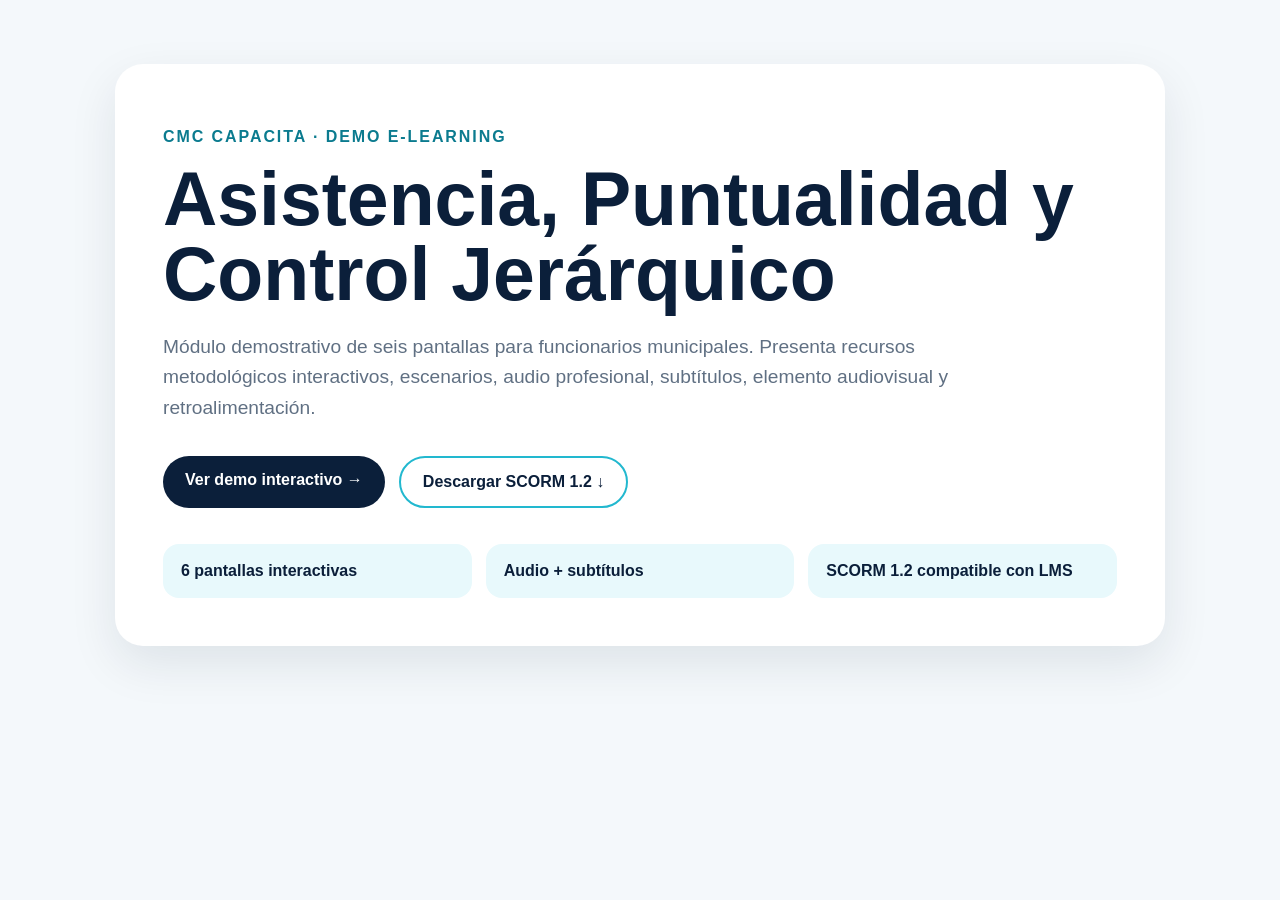
<file: index.html>
<!doctype html><html lang="es"><head><meta charset="utf-8"><meta name="viewport" content="width=device-width,initial-scale=1"><title>Demo CMC Capacita | Asistencia, Puntualidad y Control Jerárquico</title><style>body{margin:0;font-family:Arial,sans-serif;background:#f4f8fb;color:#0b1f3a}.wrap{max-width:1050px;margin:auto;padding:64px 28px}.tag{font-weight:800;color:#0b7b8f;letter-spacing:.12em}.card{background:#fff;border-radius:28px;padding:48px;box-shadow:0 18px 48px #0b1f3a18}h1{font-size:clamp(2.5rem,6vw,4.7rem);line-height:1;margin:.2em 0}.lead{font-size:1.2rem;line-height:1.6;color:#607083;max-width:800px}.actions{display:flex;gap:14px;flex-wrap:wrap;margin-top:32px}a{display:inline-block;padding:15px 22px;border-radius:999px;text-decoration:none;font-weight:800}.primary{background:#0b1f3a;color:#fff}.secondary{border:2px solid #22b8cf;color:#0b1f3a}.features{display:grid;grid-template-columns:repeat(3,1fr);gap:14px;margin-top:36px}.features div{background:#e8f9fc;padding:18px;border-radius:16px;font-weight:700}@media(max-width:700px){.features{grid-template-columns:1fr}.card{padding:28px}}</style></head><body><main class="wrap"><div class="card"><p class="tag">CMC CAPACITA · DEMO E-LEARNING</p><h1>Asistencia, Puntualidad y Control Jerárquico</h1><p class="lead">Módulo demostrativo de seis pantallas para funcionarios municipales. Presenta recursos metodológicos interactivos, escenarios, audio profesional, subtítulos, elemento audiovisual y retroalimentación.</p><div class="actions"><a class="primary" href="demo/">Ver demo interactivo →</a><a class="secondary" href="downloads/CMC_DEMO_ASISTENCIA_PUNTUALIDAD_CONTROL_v0.1.zip" download>Descargar SCORM 1.2 ↓</a></div><div class="features"><div>6 pantallas interactivas</div><div>Audio + subtítulos</div><div>SCORM 1.2 compatible con LMS</div></div></div></main></body></html>
</file>
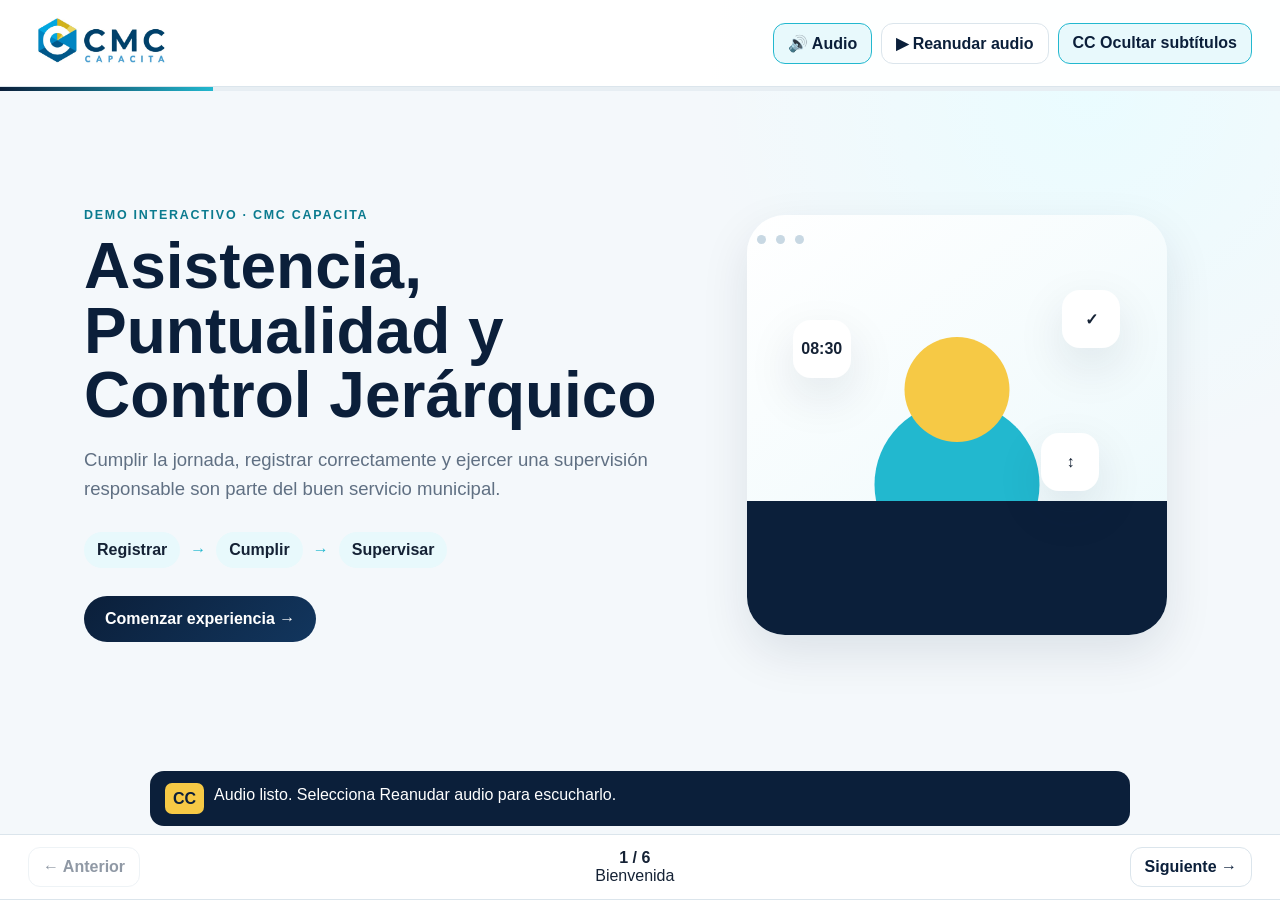
<file: demo/index.html>
<!doctype html><html lang="es"><head><meta charset="utf-8"><meta name="viewport" content="width=device-width,initial-scale=1"><title>Asistencia, Puntualidad y Control Jerárquico | CMC Capacita</title><link rel="stylesheet" href="styles.css"></head><body><div class="sr-only" id="live" aria-live="polite"></div><main class="course"><header class="topbar"><div class="brand"><img class="brand-logo" src="assets/brand/logo-cmc-capacita.jpg" alt="CMC Capacita"></div><div class="controls" aria-label="Controles de accesibilidad"><span id="audioSourceStatus" class="sr-only" aria-live="polite">Audio disponible</span><button id="audioToggle" type="button" aria-pressed="true">🔊 Audio</button><button id="audioPause" type="button" aria-pressed="false">⏸ Pausar audio</button><button id="ccToggle" type="button" aria-pressed="true">CC Ocultar subtítulos</button></div></header><div class="progress-track" aria-hidden="true"><div id="progressBar"></div></div><section class="screen active hero-screen" data-screen="1" aria-labelledby="t1"><div class="hero-copy"><p class="eyebrow">DEMO INTERACTIVO · CMC CAPACITA</p><h1 id="t1">Asistencia, Puntualidad y Control Jerárquico</h1><p class="lead">Cumplir la jornada, registrar correctamente y ejercer una supervisión responsable son parte del buen servicio municipal.</p><div class="triad"><span>Registrar</span><b>→</b><span>Cumplir</span><b>→</b><span>Supervisar</span></div><button class="primary next" type="button">Comenzar experiencia →</button></div><div class="hero-visual" aria-hidden="true"><div class="work-card"><span class="dot"></span><span class="dot"></span><span class="dot"></span><div class="person"></div><div class="notify n1">08:30</div><div class="notify n2">✓</div><div class="notify n3">↕</div></div></div></section><section class="screen" data-screen="2" aria-labelledby="t2"><div class="section-head"><div><p class="eyebrow">MARCO FUNCIONARIO</p><h2 id="t2">¿Qué exige una jornada responsable?</h2><p class="lead">La Ley N.º 18.883 y la normativa municipal orientan deberes vinculados con asistencia, puntualidad, cumplimiento de jornada y obediencia jerárquica.</p></div><span class="step-chip">Interacción: pop-ups</span></div><p class="instruction">Selecciona cada tarjeta para explorar el concepto.</p><div class="hotspots"><button class="hotspot" data-popup="asistencia"><span class="hot-icon">🕒</span><strong>Asistencia</strong><small>Explorar</small></button><button class="hotspot" data-popup="puntualidad"><span class="hot-icon">⏱️</span><strong>Puntualidad</strong><small>Explorar</small></button><button class="hotspot" data-popup="deberes"><span class="hot-icon">📋</span><strong>Deberes funcionarios</strong><small>Explorar</small></button></div><div id="popup" class="popup" hidden></div><p id="hotspotStatus" class="status-note">Explorados: 0 de 3</p></section><section class="screen" data-screen="3" aria-labelledby="t3"><div class="section-head"><div><p class="eyebrow">DECIDE</p><h2 id="t3">Una mañana, tres decisiones</h2></div><span class="step-chip">Interacción: escenario</span></div><article class="case"><span class="case-label">Situación municipal</span><p>Una funcionaria llega al edificio municipal y advierte que el sistema habitual de registro no está disponible. Su jefatura se encuentra en una reunión y la jornada está por comenzar.</p></article><fieldset class="scenario"><legend>¿Qué acción es más adecuada?</legend><button data-choice="ignore"><b>A</b><span>Ingresar a trabajar sin dejar ninguna constancia.</span></button><button data-choice="proxy"><b>B</b><span>Pedir a otra persona que registre la asistencia por ella.</span></button><button data-choice="procedure"><b>C</b><span>Seguir el procedimiento institucional disponible para dejar constancia y comunicar la situación.</span></button></fieldset><div id="scenarioFeedback" class="feedback" aria-live="polite"></div></section><section class="screen" data-screen="4" aria-labelledby="t4"><div class="section-head"><div><p class="eyebrow">AUDIOVISUAL</p><h2 id="t4">La jornada deja registro</h2><p class="lead">Los mecanismos de control —incluidos medios biométricos cuando están implementados— ayudan a respaldar objetivamente el cumplimiento de la jornada.</p></div><span class="step-chip">Audio + subtítulos</span></div><div class="av-card"><div class="process" id="processFlow"><div class="node">Ingreso</div><div class="arrow">→</div><div class="node">Registro</div><div class="arrow">→</div><div class="node">Jornada</div><div class="arrow">→</div><div class="node">Salida</div><div class="arrow">→</div><div class="node">Evidencia</div></div><div class="av-controls"><button id="startAV" class="primary" type="button">▶ Iniciar explicación</button><span id="avTimer">00:00</span></div><div id="captionBox" class="captions" aria-live="polite">Selecciona iniciar para reproducir audio y subtítulos.</div></div></section><section class="screen" data-screen="5" aria-labelledby="t5"><div class="section-head"><div><p class="eyebrow">CONTROL JERÁRQUICO</p><h2 id="t5">Supervisar también es una responsabilidad</h2></div><span class="step-chip">Interacción: feedback</span></div><article class="case scenario-card"><span class="case-label">Caso de jefatura</span><p>En una unidad se observan atrasos reiterados y registros inconsistentes. La jefatura advierte el problema, pero decide no intervenir porque considera que cada funcionario debe resolverlo por sí mismo.</p></article><fieldset class="quiz"><legend>¿Es suficiente esa respuesta de la jefatura?</legend><button data-answer="yes"><b>A</b><span>Sí, porque la asistencia es solo responsabilidad individual.</span></button><button data-answer="no"><b>B</b><span>No. La jefatura debe ejercer control jerárquico y adoptar las acciones que correspondan conforme a la normativa y procedimientos internos.</span></button></fieldset><div id="quizFeedback" class="feedback" aria-live="polite"></div></section><section class="screen" data-screen="6" aria-labelledby="t6"><p class="eyebrow">CIERRE</p><h2 id="t6">Responsabilidad en cada jornada</h2><p class="lead">Tres ideas para llevar a la práctica:</p><div class="summary-grid"><article><div class="num">01</div><strong>Registra</strong><span>Utiliza correctamente los mecanismos definidos por la institución.</span></article><article><div class="num">02</div><strong>Cumple</strong><span>Respeta la jornada, horarios y deberes asociados a la función municipal.</span></article><article><div class="num">03</div><strong>Supervisa</strong><span>Las jefaturas deben ejercer control jerárquico y actuar oportunamente.</span></article></div><div class="closing"><div><strong>Has finalizado esta experiencia de demostración.</strong><p>Buenas prácticas fortalecen la disciplina administrativa y el servicio a la comunidad.</p></div><button id="finish" class="primary" type="button">Finalizar demo ✓</button></div></section><div id="globalCaptions" class="global-captions" aria-live="polite" aria-atomic="true"><span class="cc-badge">CC</span><span id="globalCaptionText">Subtítulos activados.</span></div><footer class="nav"><button id="prev" type="button">← Anterior</button><div class="nav-center"><span id="progress">1 / 6</span><span id="screenLabel">Bienvenida</span></div><button id="next" type="button">Siguiente →</button></footer></main><script src="scorm.js"></script><script src="app.js"></script></body></html>
</file>
<file: demo/styles.css>
:root{--navy:#0b1f3a;--navy2:#12365e;--cyan:#22b8cf;--cyan2:#e8f9fc;--yellow:#f6c945;--bg:#f4f8fb;--text:#152235;--muted:#607083;--white:#fff;--line:#dbe5ec;--ok:#13795b;--radius:24px;--shadow:0 18px 48px rgba(11,31,58,.10)}*{box-sizing:border-box}html{scroll-behavior:smooth}body{margin:0;font-family:Inter,Arial,Helvetica,sans-serif;background:radial-gradient(circle at 85% 10%,#eafcff 0,transparent 28%),var(--bg);color:var(--text)}button{font:inherit}.sr-only{position:absolute;width:1px;height:1px;padding:0;margin:-1px;overflow:hidden;clip:rect(0,0,0,0);white-space:nowrap;border:0}.course{min-height:100vh;display:grid;grid-template-rows:auto 4px 1fr auto auto}.topbar,.nav{display:flex;align-items:center;justify-content:space-between;padding:12px 28px;background:rgba(255,255,255,.96);border-bottom:1px solid var(--line)}.brand{display:flex;align-items:center;min-width:220px}.brand-logo{display:block;width:auto;height:62px;max-width:270px;object-fit:contain}.controls{display:flex;gap:9px}.controls button,.nav button{border:1px solid var(--line);background:#fff;border-radius:12px;padding:10px 14px;cursor:pointer;color:var(--navy);font-weight:700}.controls button[aria-pressed=true]{border-color:var(--cyan);background:var(--cyan2)}.progress-track{height:4px;background:#e7eef3}.progress-track div{height:100%;width:16.66%;background:linear-gradient(90deg,var(--navy),var(--cyan));transition:width .35s}.screen{display:none;max-width:1180px;width:100%;margin:auto;padding:46px 34px 58px}.screen.active{display:block}.hero-screen{grid-template-columns:1.1fr .9fr;align-items:center;gap:48px}.hero-screen.active{display:grid}.eyebrow{font-weight:900;letter-spacing:.14em;color:#0b7b8f;font-size:.78rem;margin:0 0 12px}h1{font-size:clamp(2.35rem,5vw,4.55rem);line-height:1.01;color:var(--navy);margin:.1em 0 .25em}h2{font-size:clamp(2rem,4vw,3.4rem);line-height:1.05;color:var(--navy);margin:.15em 0 .25em}.lead{font-size:1.16rem;line-height:1.55;color:var(--muted)}.triad{display:flex;gap:10px;align-items:center;flex-wrap:wrap;margin:28px 0}.triad span{background:var(--cyan2);padding:9px 13px;border-radius:999px;font-weight:800}.triad b{color:var(--cyan)}.primary{border:0;background:linear-gradient(135deg,var(--navy),var(--navy2));color:#fff;padding:14px 21px;border-radius:999px;font-weight:800;cursor:pointer}.hero-visual{display:grid;place-items:center}.work-card{width:min(100%,420px);aspect-ratio:1;border-radius:38px;background:linear-gradient(145deg,#fff,#eaf8fb);box-shadow:var(--shadow);position:relative;overflow:hidden}.work-card:after{content:"";position:absolute;left:0;right:0;bottom:0;height:32%;background:var(--navy)}.dot{width:9px;height:9px;border-radius:50%;background:#c8d8e3;display:inline-block;margin:20px 0 0 10px}.person{position:absolute;left:50%;top:29%;transform:translateX(-50%);width:105px;height:105px;border-radius:50%;background:var(--yellow);box-shadow:0 95px 0 30px var(--cyan)}.notify{position:absolute;display:grid;place-items:center;width:58px;height:58px;border-radius:18px;background:#fff;box-shadow:var(--shadow);font-weight:900;z-index:2}.n1{left:11%;top:25%}.n2{right:11%;top:18%}.n3{right:16%;top:52%}.section-head{display:flex;justify-content:space-between;gap:24px}.step-chip{white-space:nowrap;background:#fff6d9;color:#725500;padding:8px 12px;border-radius:999px;font-size:.82rem;font-weight:800}.instruction{font-weight:800}.hotspots,.summary-grid{display:grid;grid-template-columns:repeat(3,1fr);gap:18px;margin:20px 0}.hotspot,.summary-grid article{border:1px solid var(--line);background:#fff;border-radius:var(--radius);padding:22px;text-align:left;box-shadow:0 10px 25px rgba(11,31,58,.06)}.hotspot{cursor:pointer;min-height:160px}.hot-icon{display:block;font-size:2rem;margin-bottom:18px}.hotspot strong,.hotspot small,.summary-grid strong,.summary-grid span{display:block}.popup,.feedback,.case,.av-card,.closing{background:#fff;border-radius:var(--radius);padding:24px;box-shadow:var(--shadow);border:1px solid #e7eef3}.popup{border-left:5px solid var(--cyan)}.case{font-size:1.05rem;line-height:1.6}.case-label{color:#0b7b8f;font-weight:900;font-size:.78rem}.quiz,.scenario{border:0;padding:0;display:grid;gap:12px;margin-top:24px}.quiz legend,.scenario legend{font-weight:900;margin-bottom:14px}.quiz button,.scenario button{display:grid;grid-template-columns:42px 1fr;align-items:center;gap:12px;text-align:left;border:1px solid var(--line);background:#fff;border-radius:16px;padding:13px 16px;cursor:pointer}.quiz button b,.scenario button b{display:grid;place-items:center;width:34px;height:34px;border-radius:50%;background:var(--cyan2)}.feedback{margin-top:18px}.feedback:empty{display:none}.feedback.good{border-left:5px solid var(--ok)}.feedback.try{border-left:5px solid var(--yellow)}.av-card{max-width:880px;margin:24px auto}.process{display:grid;grid-template-columns:repeat(5,1fr);gap:10px;align-items:center;padding:32px 18px;background:#eaf9fc;border-radius:20px}.process .node{background:#fff;border:1px solid var(--line);border-radius:18px;padding:18px 10px;text-align:center;font-weight:900}.process .node.active{border-color:var(--cyan);background:var(--cyan2)}.process .arrow{text-align:center;color:var(--cyan);font-weight:900}.av-controls,.closing{display:flex;justify-content:space-between;align-items:center;gap:16px;margin-top:18px}.captions,.global-captions{background:var(--navy);color:#fff;border-radius:14px;padding:12px 15px;line-height:1.45}.captions{margin-top:14px;text-align:center}.global-captions{position:sticky;bottom:69px;z-index:6;display:flex;gap:10px;width:min(980px,calc(100% - 32px));margin:0 auto 8px}.hidden{display:none!important}.cc-badge{background:var(--yellow);color:var(--navy);padding:4px 8px;border-radius:7px;font-weight:900}.summary-grid article{border-top:5px solid var(--cyan)}.summary-grid strong{font-size:1.25rem;margin:10px 0}.summary-grid span{color:var(--muted);line-height:1.5}.num{font-weight:900;color:var(--cyan);font-size:1.7rem}.nav{border-top:1px solid var(--line);position:sticky;bottom:0;z-index:5}.nav-center{display:grid;text-align:center}.nav-center #progress{font-weight:900}button:disabled{opacity:.45}@media(max-width:820px){.hero-screen.active{grid-template-columns:1fr}.hero-visual{display:none}.hotspots,.summary-grid,.process{grid-template-columns:1fr}.process .arrow{transform:rotate(90deg)}.section-head{display:block}.brand-logo{height:48px;max-width:210px}.controls{flex-wrap:wrap}.screen{padding:32px 20px}.closing,.av-controls{flex-direction:column;align-items:flex-start}}
</file>
